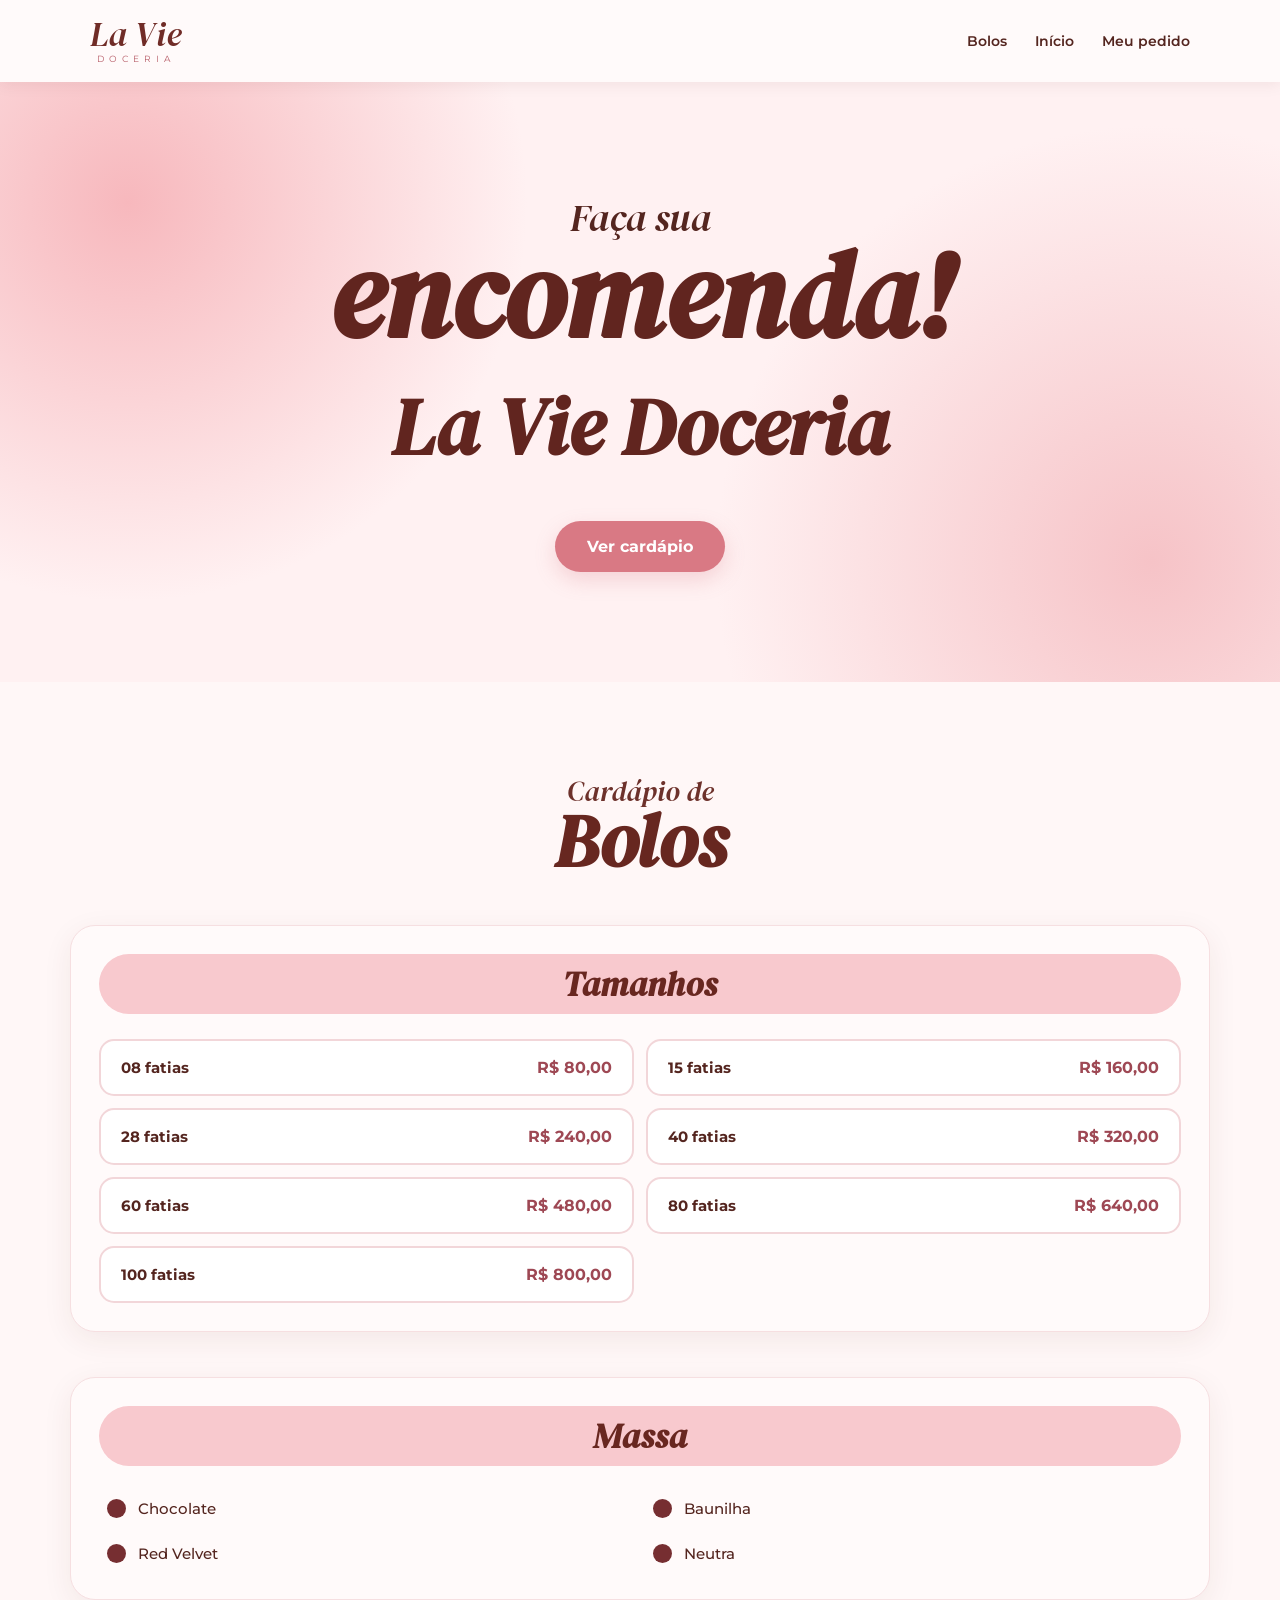
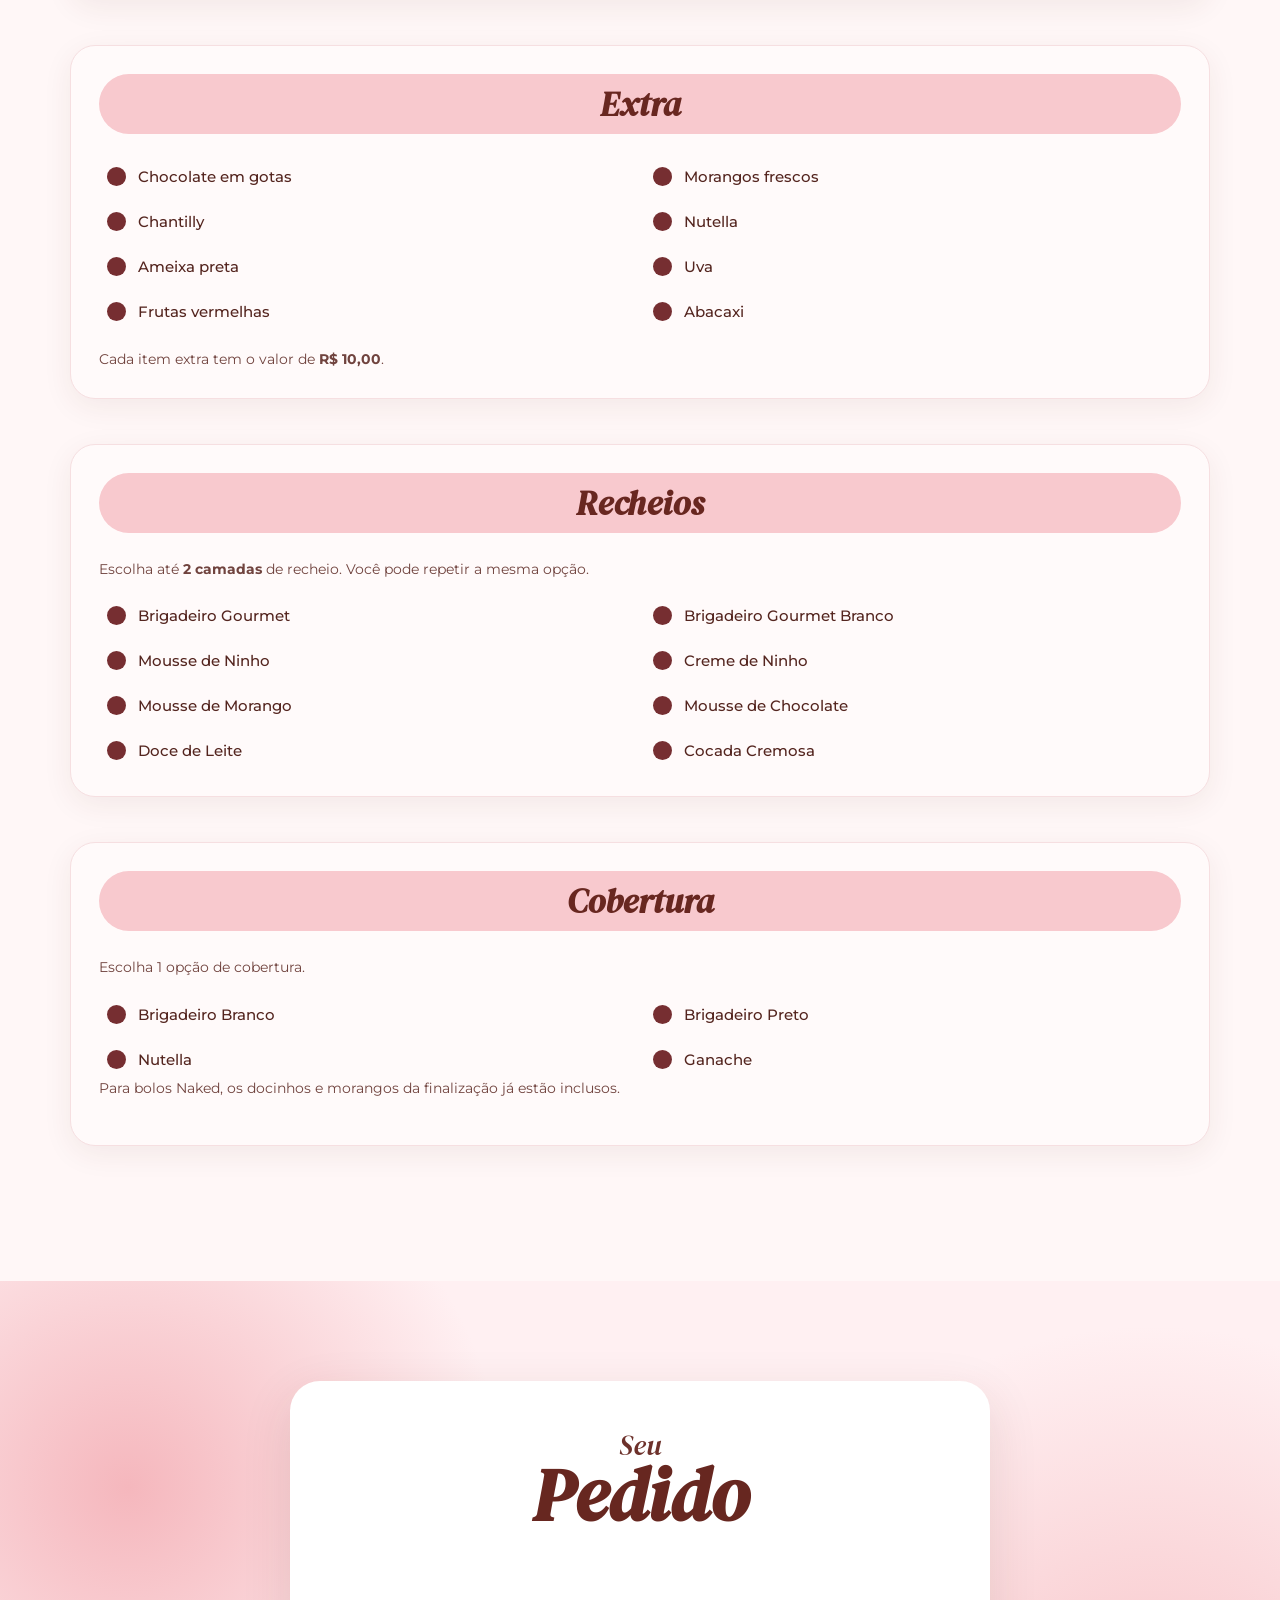
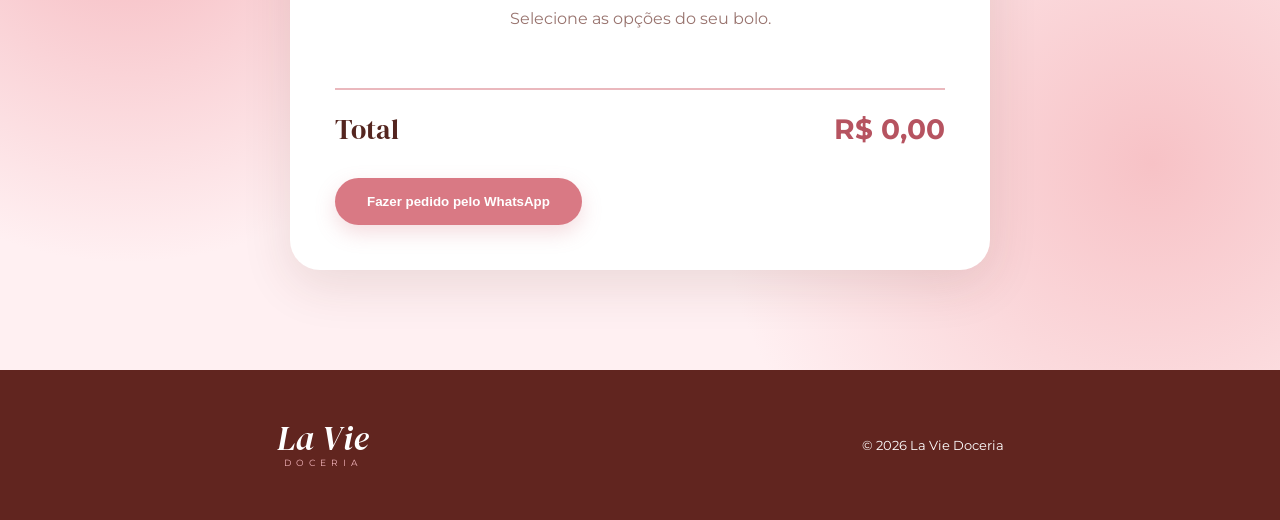
<file: novo.html>
<!DOCTYPE html>
<html lang="pt-BR">

<head>
    <meta charset="UTF-8">
    <meta name="viewport" content="width=device-width, initial-scale=1.0">

    <title>La Vie Doceria | Cardápio</title>

    <link rel="stylesheet" href="assets/css/novo.css">

    <link
        href="https://fonts.googleapis.com/css2?family=DM+Serif+Display:ital@0;1&family=Montserrat:wght@400;500;600;700&display=swap"
        rel="stylesheet">
</head>

<body>

    <!-- ================= HEADER ================= -->

    <header>

        <div class="logo">
            <span>La Vie</span>
            <small>DOCERIA</small>
        </div>

        <nav>
            <a href="#bolos">Bolos</a>
            <a href="index.html">Início</a>
            <a href="#pedidos">Meu pedido</a>
        </nav>

    </header>


    <!-- ================= HERO ================= -->

    <section class="hero">

        <div class="hero-text">

            <p>Faça sua</p>

            <h1>encomenda!</h1>

            <h2>La Vie Doceria</h2>

            <a href="#bolos" class="btn">
                Ver cardápio
            </a>

        </div>

    </section>


    <!-- ================= BOLOS ================= -->

    <main>

        <section id="bolos" class="cardapio">

            <div class="titulo">

                <span>Cardápio de</span>

                <h2>Bolos</h2>

            </div>


            <!-- TAMANHOS -->

            <div class="categoria">

                <h3>Tamanhos</h3>

                <div class="opcoes">

                    <label class="opcao">
                        <input
                            type="radio"
                            name="tamanho"
                            value="08 fatias"
                            data-preco="80"
                        >

                        <span>
                            <strong>08 fatias</strong>
                            <b>R$ 80,00</b>
                        </span>
                    </label>


                    <label class="opcao">
                        <input
                            type="radio"
                            name="tamanho"
                            value="15 fatias"
                            data-preco="160"
                        >

                        <span>
                            <strong>15 fatias</strong>
                            <b>R$ 160,00</b>
                        </span>
                    </label>


                    <label class="opcao">
                        <input
                            type="radio"
                            name="tamanho"
                            value="28 fatias"
                            data-preco="240"
                        >

                        <span>
                            <strong>28 fatias</strong>
                            <b>R$ 240,00</b>
                        </span>
                    </label>


                    <label class="opcao">
                        <input
                            type="radio"
                            name="tamanho"
                            value="40 fatias"
                            data-preco="320"
                        >

                        <span>
                            <strong>40 fatias</strong>
                            <b>R$ 320,00</b>
                        </span>
                    </label>


                    <label class="opcao">
                        <input
                            type="radio"
                            name="tamanho"
                            value="60 fatias"
                            data-preco="480"
                        >

                        <span>
                            <strong>60 fatias</strong>
                            <b>R$ 480,00</b>
                        </span>
                    </label>


                    <label class="opcao">
                        <input
                            type="radio"
                            name="tamanho"
                            value="80 fatias"
                            data-preco="640"
                        >

                        <span>
                            <strong>80 fatias</strong>
                            <b>R$ 640,00</b>
                        </span>
                    </label>


                    <label class="opcao">
                        <input
                            type="radio"
                            name="tamanho"
                            value="100 fatias"
                            data-preco="800"
                        >

                        <span>
                            <strong>100 fatias</strong>
                            <b>R$ 800,00</b>
                        </span>
                    </label>

                </div>

            </div>


            <!-- MASSA -->

            <div class="categoria">

                <h3>Massa</h3>

                <div class="lista">

                    <label>
                        <input type="radio" name="massa" value="Chocolate">
                        <span>Chocolate</span>
                    </label>

                    <label>
                        <input type="radio" name="massa" value="Baunilha">
                        <span>Baunilha</span>
                    </label>

                    <label>
                        <input type="radio" name="massa" value="Red Velvet">
                        <span>Red Velvet</span>
                    </label>

                    <label>
                        <input type="radio" name="massa" value="Neutra">
                        <span>Neutra</span>
                    </label>

                </div>

            </div>


            <!-- EXTRAS -->

            <div class="categoria">

                <h3>Extra</h3>

                <div class="lista">

                    <label>
                        <input type="checkbox" name="extra" value="Chocolate em gotas">
                        <span>Chocolate em gotas</span>
                    </label>

                    <label>
                        <input type="checkbox" name="extra" value="Morangos frescos">
                        <span>Morangos frescos</span>
                    </label>

                    <label>
                        <input type="checkbox" name="extra" value="Chantilly">
                        <span>Chantilly</span>
                    </label>

                    <label>
                        <input type="checkbox" name="extra" value="Nutella">
                        <span>Nutella</span>
                    </label>

                    <label>
                        <input type="checkbox" name="extra" value="Ameixa preta">
                        <span>Ameixa preta</span>
                    </label>

                    <label>
                        <input type="checkbox" name="extra" value="Uva">
                        <span>Uva</span>
                    </label>

                    <label>
                        <input type="checkbox" name="extra" value="Frutas vermelhas">
                        <span>Frutas vermelhas</span>
                    </label>

                    <label>
                        <input type="checkbox" name="extra" value="Abacaxi">
                        <span>Abacaxi</span>
                    </label>

                </div>

                <p class="observacao">
                    Cada item extra tem o valor de <strong>R$ 10,00</strong>.
                </p>

            </div>


            <!-- RECHEIOS -->

            <div class="categoria">

                <h3>Recheios</h3>

                <p class="descricao">
                    Escolha até <strong>2 camadas</strong> de recheio.
                    Você pode repetir a mesma opção.
                </p>


                <div class="lista">

                    <label>
                        <input type="checkbox" name="recheio" value="Brigadeiro Gourmet">
                        <span>Brigadeiro Gourmet</span>
                    </label>

                    <label>
                        <input type="checkbox" name="recheio" value="Brigadeiro Gourmet Branco">
                        <span>Brigadeiro Gourmet Branco</span>
                    </label>

                    <label>
                        <input type="checkbox" name="recheio" value="Mousse de Ninho">
                        <span>Mousse de Ninho</span>
                    </label>

                    <label>
                        <input type="checkbox" name="recheio" value="Creme de Ninho">
                        <span>Creme de Ninho</span>
                    </label>

                    <label>
                        <input type="checkbox" name="recheio" value="Mousse de Morango">
                        <span>Mousse de Morango</span>
                    </label>

                    <label>
                        <input type="checkbox" name="recheio" value="Mousse de Chocolate">
                        <span>Mousse de Chocolate</span>
                    </label>

                    <label>
                        <input type="checkbox" name="recheio" value="Doce de Leite">
                        <span>Doce de Leite</span>
                    </label>

                    <label>
                        <input type="checkbox" name="recheio" value="Cocada Cremosa">
                        <span>Cocada Cremosa</span>
                    </label>

                </div>

            </div>


            <!-- COBERTURA -->

            <div class="categoria">

                <h3>Cobertura</h3>

                <p class="descricao">
                    Escolha 1 opção de cobertura.
                </p>


                <div class="lista">

                    <label>
                        <input type="radio" name="cobertura" value="Brigadeiro Branco">
                        <span>Brigadeiro Branco</span>
                    </label>

                    <label>
                        <input type="radio" name="cobertura" value="Brigadeiro Preto">
                        <span>Brigadeiro Preto</span>
                    </label>

                    <label>
                        <input type="radio" name="cobertura" value="Nutella">
                        <span>Nutella</span>
                    </label>

                    <label>
                        <input type="radio" name="cobertura" value="Ganache">
                        <span>Ganache</span>
                    </label>

                </div>

                <p class="descricao">
                    Para bolos Naked, os docinhos e morangos
                    da finalização já estão inclusos.
                </p>

            </div>

        </section>


        <!-- ================= PEDIDO ================= -->

        <section id="pedido" class="pedido">

            <div class="pedido-box">

                <div class="titulo">

                    <span>Seu</span>

                    <h2>Pedido</h2>

                </div>


                <div id="resumo">

                    <p class="sem-pedido">
                        Selecione as opções do seu bolo.
                    </p>

                </div>


                <div class="total">

                    <span>Total</span>

                    <strong id="total">
                        R$ 0,00
                    </strong>

                </div>


                <button id="whatsapp" class="btn">

                    Fazer pedido pelo WhatsApp

                </button>

            </div>

        </section>

    </main>


    <!-- ================= FOOTER ================= -->

    <footer>

        <div class="logo">
            <span>La Vie</span>
            <small>DOCERIA</small>
        </div>

        <p>
            © 2026 La Vie Doceria
        </p>

    </footer>


    <!-- ================= JAVASCRIPT ================= -->

    <script>

        const inputs = document.querySelectorAll(
            'input[type="radio"], input[type="checkbox"]'
        );

        const totalElemento = document.getElementById("total");

        const resumo = document.getElementById("resumo");

        const whatsapp = document.getElementById("whatsapp");


        function atualizarPedido() {

            let tamanho = document.querySelector(
                'input[name="tamanho"]:checked'
            );

            let massa = document.querySelector(
                'input[name="massa"]:checked'
            );

            let cobertura = document.querySelector(
                'input[name="cobertura"]:checked'
            );

            let recheios = document.querySelectorAll(
                'input[name="recheio"]:checked'
            );

            let extras = document.querySelectorAll(
                'input[name="extra"]:checked'
            );


            let total = 0;

            let texto = "";


            /* TAMANHO */

            if (tamanho) {

                total += Number(tamanho.dataset.preco);

                texto += `
                    <div class="resumo-item">
                        <span>Tamanho</span>
                        <strong>${tamanho.value}</strong>
                    </div>
                `;

            }


            /* MASSA */

            if (massa) {

                texto += `
                    <div class="resumo-item">
                        <span>Massa</span>
                        <strong>${massa.value}</strong>
                    </div>
                `;

            }


            /* RECHEIOS */

            if (recheios.length > 0) {

                let nomes = [];

                recheios.forEach(item => {
                    nomes.push(item.value);
                });

                texto += `
                    <div class="resumo-item">
                        <span>Recheios</span>
                        <strong>${nomes.join(", ")}</strong>
                    </div>
                `;

            }


            /* COBERTURA */

            if (cobertura) {

                texto += `
                    <div class="resumo-item">
                        <span>Cobertura</span>
                        <strong>${cobertura.value}</strong>
                    </div>
                `;

            }


            /* EXTRAS */

            if (extras.length > 0) {

                let nomes = [];

                extras.forEach(item => {

                    nomes.push(item.value);

                    total += 10;

                });


                texto += `
                    <div class="resumo-item">
                        <span>Extras</span>
                        <strong>${nomes.join(", ")}</strong>
                    </div>
                `;

            }


            if (texto === "") {

                resumo.innerHTML = `
                    <p class="sem-pedido">
                        Selecione as opções do seu bolo.
                    </p>
                `;

            } else {

                resumo.innerHTML = texto;

            }


            totalElemento.innerText =
                total.toLocaleString("pt-BR", {
                    style: "currency",
                    currency: "BRL"
                });

        }


        /* LIMITAR RECHEIOS A 2 */

        document
            .querySelectorAll('input[name="recheio"]')
            .forEach(input => {

                input.addEventListener("change", () => {

                    const selecionados =
                        document.querySelectorAll(
                            'input[name="recheio"]:checked'
                        );

                    if (selecionados.length > 2) {

                        input.checked = false;

                        alert(
                            "Você pode escolher no máximo 2 camadas de recheio."
                        );

                    }

                    atualizarPedido();

                });

            });


        /* ATUALIZAR */

        inputs.forEach(input => {

            input.addEventListener(
                "change",
                atualizarPedido
            );

        });


        /* WHATSAPP */

        whatsapp.addEventListener("click", () => {

            const tamanho = document.querySelector(
                'input[name="tamanho"]:checked'
            );

            const massa = document.querySelector(
                'input[name="massa"]:checked'
            );

            const cobertura = document.querySelector(
                'input[name="cobertura"]:checked'
            );

            const recheios = document.querySelectorAll(
                'input[name="recheio"]:checked'
            );

            const extras = document.querySelectorAll(
                'input[name="extra"]:checked'
            );


            if (!tamanho) {

                alert(
                    "Escolha primeiro o tamanho do bolo."
                );

                return;

            }


            let mensagem =
                "Olá! Gostaria de fazer uma encomenda na La Vie Doceria.%0A%0A";


            mensagem +=
                "*Tamanho:* " +
                tamanho.value +
                "%0A";


            if (massa) {

                mensagem +=
                    "*Massa:* " +
                    massa.value +
                    "%0A";

            }


            if (recheios.length > 0) {

                mensagem += "*Recheios:* ";

                recheios.forEach((item, index) => {

                    mensagem += item.value;

                    if (index < recheios.length - 1) {
                        mensagem += ", ";
                    }

                });

                mensagem += "%0A";

            }


            if (cobertura) {

                mensagem +=
                    "*Cobertura:* " +
                    cobertura.value +
                    "%0A";

            }


            if (extras.length > 0) {

                mensagem += "*Extras:* ";

                extras.forEach((item, index) => {

                    mensagem += item.value;

                    if (index < extras.length - 1) {
                        mensagem += ", ";
                    }

                });

                mensagem += "%0A";

            }


            mensagem += "%0A";

            mensagem +=
                "Gostaria de confirmar o valor e a disponibilidade.";


            window.open(
                "https://wa.me/5532991586375?text=" + mensagem,
                "_blank"
            );

        });

    </script>

</body>

</html>
</file>
<file: assets/css/novo.css>
* {
    margin: 0;
    padding: 0;
    box-sizing: border-box;
}

html {
    scroll-behavior: smooth;
}

body {
    background: #fff7f7;
    color: #54251f;

    font-family: 'Montserrat', Arial, sans-serif;
}


/* =========================================
   HEADER
========================================= */

header {
    height: 82px;

    background: #fffafa;

    display: flex;
    align-items: center;
    justify-content: space-between;

    padding: 0 7%;

    position: sticky;
    top: 0;

    z-index: 1000;

    box-shadow: 0 2px 15px rgba(80, 30, 25, 0.08);
}


/* LOGO */

.logo {
    display: flex;
    flex-direction: column;

    line-height: .85;
}

.logo span {
    font-family: 'DM Serif Display', serif;

    font-size: 34px;

    font-style: italic;

    color: #702c27;
}

.logo small {
    margin-top: 6px;

    font-size: 9px;

    letter-spacing: 5px;

    text-align: center;

    color: #b75d68;
}


/* MENU */

nav {
    display: flex;

    gap: 28px;
}

nav a {
    text-decoration: none;

    color: #54251f;

    font-size: 14px;

    font-weight: 600;

    transition: .3s;
}

nav a:hover {
    color: #d66f7c;
}


/* =========================================
   HERO
========================================= */

.hero {
    min-height: 600px;

    display: flex;
    align-items: center;
    justify-content: center;

    text-align: center;

    padding: 70px 20px;

    background:
        radial-gradient(
            circle at 10% 20%,
            #f7b8bd 0,
            transparent 32%
        ),
        radial-gradient(
            circle at 90% 80%,
            #f6c3c7 0,
            transparent 35%
        ),
        #fff1f2;
}

.hero-text {
    max-width: 800px;
}

.hero-text p {
    font-family: 'DM Serif Display', serif;

    font-size: 38px;

    font-style: italic;
}

.hero h1 {
    font-family: 'DM Serif Display', serif;

    font-size: clamp(65px, 10vw, 120px);

    line-height: .85;

    font-style: italic;

    color: #61251f;
}

.hero h2 {
    font-family: 'DM Serif Display', serif;

    font-size: clamp(45px, 7vw, 80px);

    font-style: italic;

    color: #61251f;

    margin-top: 25px;

    margin-bottom: 40px;
}


/* =========================================
   BOTÃO
========================================= */

.btn {
    border: none;

    display: inline-block;

    background: #d97984;

    color: white;

    padding: 16px 32px;

    border-radius: 40px;

    text-decoration: none;

    font-weight: 700;

    cursor: pointer;

    transition: .3s;

    box-shadow: 0 8px 20px rgba(217, 121, 132, .25);
}

.btn:hover {
    background: #b85b66;

    transform: translateY(-3px);
}


/* =========================================
   CARDÁPIO
========================================= */

.cardapio {
    max-width: 1200px;

    margin: auto;

    padding: 90px 30px;
}


/* TITULO */

.titulo {
    text-align: center;

    margin-bottom: 55px;
}

.titulo span {
    font-family: 'DM Serif Display', serif;

    font-size: 28px;

    font-style: italic;

    color: #6d312b;
}

.titulo h2 {
    font-family: 'DM Serif Display', serif;

    font-size: 75px;

    line-height: .8;

    font-style: italic;

    color: #672720;
}


/* =========================================
   CATEGORIA
========================================= */

.categoria {
    margin-bottom: 45px;

    background: #fffafa;

    border-radius: 25px;

    padding: 28px;

    box-shadow:
        0 8px 30px rgba(90, 40, 35, .07);

    border: 1px solid #f6dfe1;
}

.categoria h3 {
    font-family: 'DM Serif Display', serif;

    font-size: 34px;

    font-style: italic;

    text-align: center;

    color: #682720;

    background: #f8c9ce;

    border-radius: 40px;

    padding: 7px 20px;

    margin-bottom: 25px;
}


/* =========================================
   TAMANHOS
========================================= */

.opcoes {
    display: grid;

    grid-template-columns:
        repeat(2, 1fr);

    gap: 12px;
}

.opcao {
    cursor: pointer;
}

.opcao input {
    display: none;
}

.opcao span {
    display: flex;

    justify-content: space-between;

    align-items: center;

    padding: 17px 20px;

    border: 2px solid #f2d6d9;

    border-radius: 15px;

    background: #fff;

    transition: .25s;
}

.opcao strong {
    font-size: 15px;
}

.opcao b {
    color: #9e4854;
}

.opcao input:checked + span {
    background: #f9d1d5;

    border-color: #d97884;

    transform: scale(1.02);

    box-shadow: 0 5px 15px rgba(217, 120, 132, .18);
}


/* =========================================
   LISTAS
========================================= */

.lista {
    display: grid;

    grid-template-columns:
        repeat(2, 1fr);

    gap: 10px;
}

.lista label {
    display: flex;

    align-items: center;

    gap: 12px;

    cursor: pointer;

    padding: 8px;

    border-radius: 10px;

    transition: .2s;
}

.lista label:hover {
    background: #fff0f1;
}

.lista input {
    appearance: none;

    width: 19px;
    height: 19px;

    border-radius: 50%;

    background: #762e31;

    position: relative;

    cursor: pointer;

    flex-shrink: 0;
}

.lista input:checked {
    background: #d97884;
}

.lista input:checked::after {
    content: "✓";

    position: absolute;

    color: white;

    font-size: 12px;

    font-weight: bold;

    left: 4px;
    top: 1px;
}

.lista span {
    font-size: 15px;

    font-weight: 500;
}


/* =========================================
   DESCRIÇÕES
========================================= */

.descricao {
    font-size: 14px;

    line-height: 1.6;

    margin-bottom: 18px;

    color: #70433e;
}

.observacao {
    margin-top: 20px;

    font-size: 14px;

    line-height: 1.5;

    color: #70433e;
}


/* =========================================
   PEDIDO
========================================= */

.pedido {
    background:
        radial-gradient(
            circle at 10% 30%,
            #f5b7bd,
            transparent 30%
        ),
        radial-gradient(
            circle at 90% 70%,
            #f7c2c6,
            transparent 35%
        ),
        #fff0f2;

    padding: 100px 20px;
}

.pedido-box {
    max-width: 700px;

    margin: auto;

    background: white;

    padding: 45px;

    border-radius: 30px;

    box-shadow:
        0 15px 50px rgba(90, 40, 35, .12);
}


/* RESUMO */

.resumo-item {
    display: flex;

    justify-content: space-between;

    gap: 20px;

    padding: 15px 0;

    border-bottom: 1px solid #f0dddd;

    font-size: 14px;
}

.resumo-item span {
    color: #8c5b55;
}

.resumo-item strong {
    text-align: right;

    color: #652821;
}

.sem-pedido {
    text-align: center;

    padding: 30px;

    color: #98736e;
}


/* TOTAL */

.total {
    display: flex;

    justify-content: space-between;

    align-items: center;

    margin: 30px 0;

    padding-top: 20px;

    border-top: 2px solid #eab8bd;
}

.total span {
    font-family: 'DM Serif Display', serif;

    font-size: 28px;
}

.total strong {
    font-size: 28px;

    color: #b65360;
}


/* =========================================
   FOOTER
========================================= */

footer {
    min-height: 150px;

    background: #61251f;

    color: white;

    display: flex;

    align-items: center;

    justify-content: space-around;

    padding: 30px;
}

footer .logo span {
    color: white;
}

footer .logo small {
    color: #f3b5bc;
}

footer p {
    font-size: 13px;
}


/* =========================================
   RESPONSIVO
========================================= */

@media (max-width: 700px) {

    header {
        height: auto;

        padding: 18px;

        flex-direction: column;

        gap: 18px;
    }

    nav {
        gap: 15px;

        flex-wrap: wrap;

        justify-content: center;
    }

    nav a {
        font-size: 12px;
    }


    .hero {
        min-height: 550px;
    }


    .hero-text p {
        font-size: 28px;
    }


    .hero h1 {
        font-size: 65px;
    }


    .hero h2 {
        font-size: 48px;
    }


    .cardapio {
        padding: 60px 15px;
    }


    .titulo h2 {
        font-size: 58px;
    }


    .categoria {
        padding: 20px 15px;
    }


    .opcoes,
    .lista {
        grid-template-columns: 1fr;
    }


    .opcao span {
        padding: 15px;
    }


    .pedido-box {
        padding: 30px 20px;
    }


    .resumo-item {
        flex-direction: column;

        gap: 5px;
    }


    .resumo-item strong {
        text-align: left;
    }


    footer {
        flex-direction: column;

        gap: 20px;

        text-align: center;
    }

}
</file>
